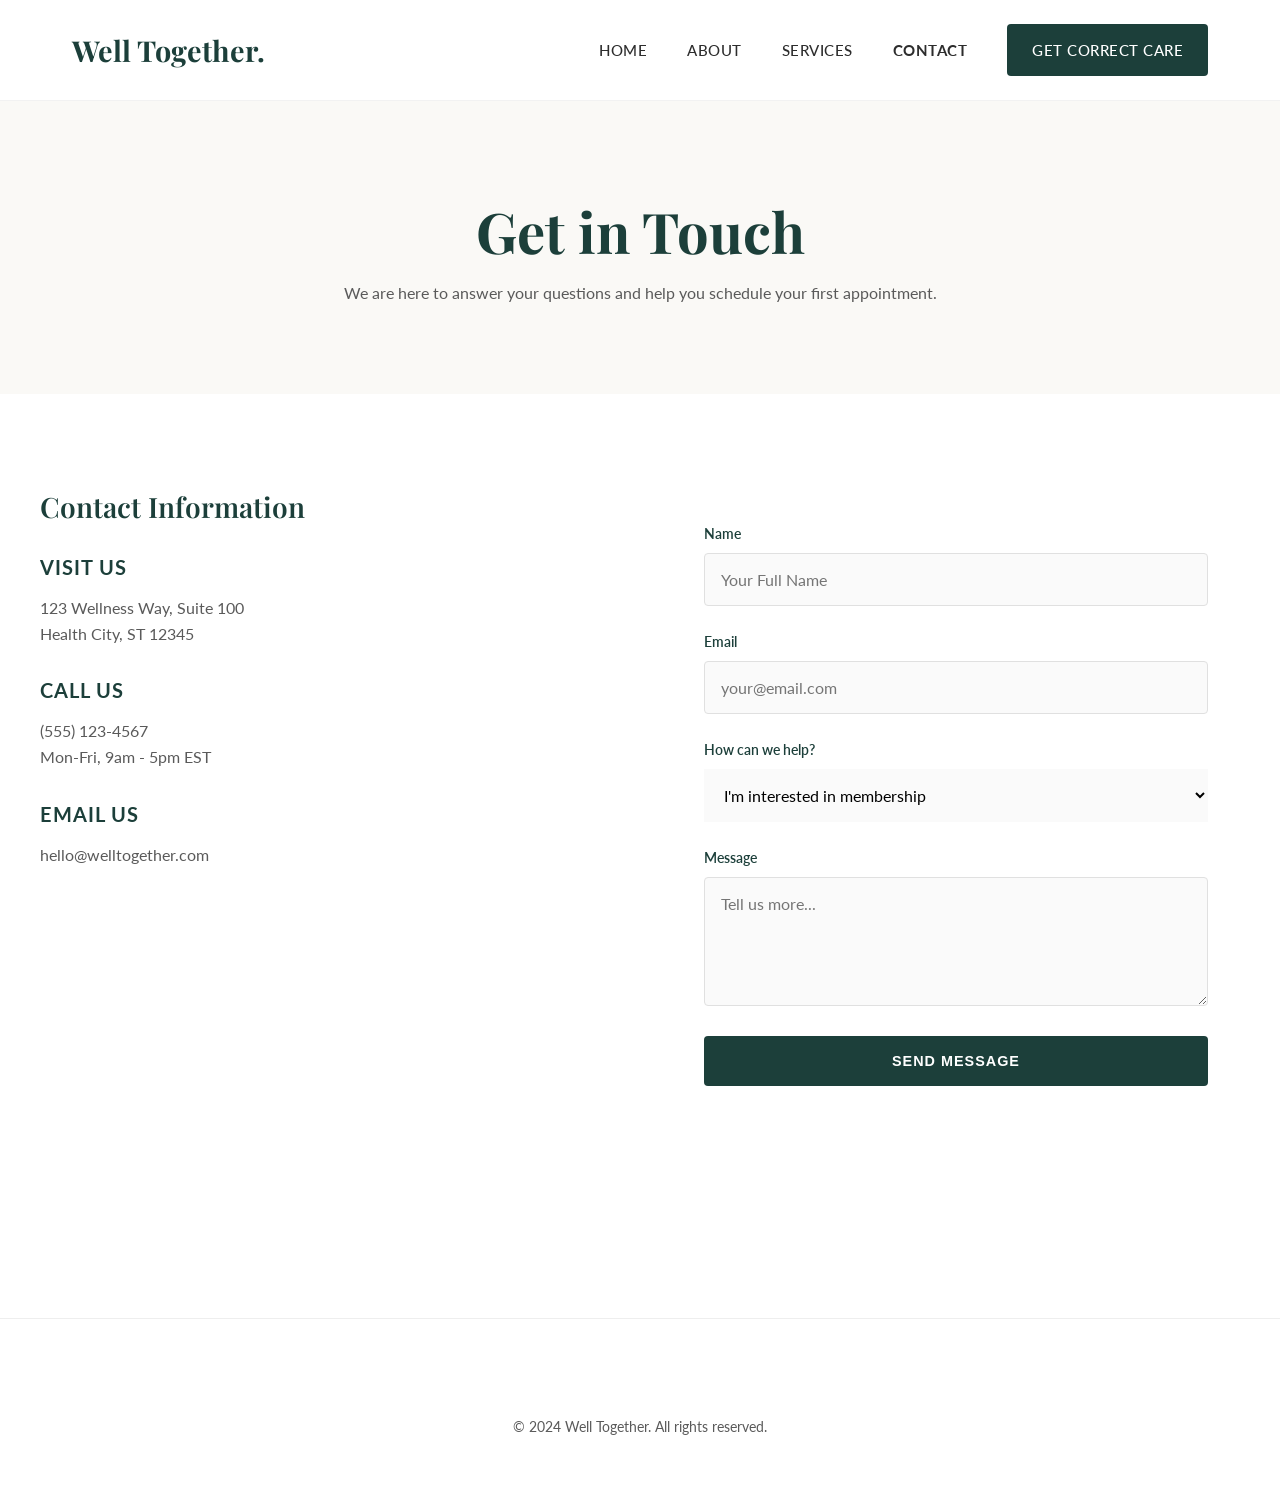
<file: contact.html>
<!DOCTYPE html>
<html lang="en">

<head>
    <meta charset="UTF-8">
    <meta name="viewport" content="width=device-width, initial-scale=1.0">
    <title>Contact Us | Well Together</title>
    <link rel="stylesheet" href="style.css">
    <link rel="stylesheet" href="https://cdnjs.cloudflare.com/ajax/libs/font-awesome/6.0.0/css/all.min.css">
</head>

<body>

    <!-- Navigation -->
    <nav class="navbar">
        <div class="container nav-container">
            <a href="index.html" class="logo">Well Together<span style="color:var(--color-secondary);">.</span></a>

            <div class="mobile-toggle" id="mobile-toggle">
                <i class="fas fa-bars"></i>
            </div>

            <ul class="nav-links" id="nav-links">
                <li><a href="index.html">Home</a></li>
                <li><a href="about.html">About</a></li>
                <li><a href="services.html">Services</a></li>
                <li><a href="contact.html" style="color: var(--color-primary); font-weight: 700;">Contact</a></li>
                <li><a href="contact.html" class="btn btn-primary" style="padding: 0.8rem 1.5rem; color: white;">Get
                        Correct Care</a></li>
            </ul>
        </div>
    </nav>

    <!-- Page Header -->
    <header class="page-header">
        <div class="container">
            <h1>Get in Touch</h1>
            <p>We are here to answer your questions and help you schedule your first appointment.</p>
        </div>
    </header>

    <!-- Contact Content -->
    <section class="section container">
        <div style="display: grid; grid-template-columns: 1fr 1fr; gap: 4rem;">

            <!-- Contact Info -->
            <div>
                <h3 style="margin-bottom: 2rem;">Contact Information</h3>

                <div style="margin-bottom: 2rem;">
                    <h4>Visit Us</h4>
                    <p>123 Wellness Way, Suite 100<br>Health City, ST 12345</p>
                </div>

                <div style="margin-bottom: 2rem;">
                    <h4>Call Us</h4>
                    <p>(555) 123-4567<br>Mon-Fri, 9am - 5pm EST</p>
                </div>

                <div style="margin-bottom: 2rem;">
                    <h4>Email Us</h4>
                    <p>hello@welltogether.com</p>
                </div>
            </div>

            <!-- Enhanced Contact Form -->
            <div class="form-wrapper"
                style="background-color: var(--color-white); padding: 2rem; border-radius: var(--border-radius-card); border: 1px solid var(--color-border); box-shadow: var(--shadow-soft);">
                <form id="contact-form">
                    <div>
                        <label for="name">Name</label>
                        <input type="text" id="name" placeholder="Your Full Name" required>
                    </div>
                    <div>
                        <label for="email">Email</label>
                        <input type="email" id="email" placeholder="your@email.com" required>
                    </div>
                    <div>
                        <label for="subject">How can we help?</label>
                        <select id="subject"
                            style="width: 100%; padding: 1rem; border: 1px solid var(--color-border); border-radius: var(--border-radius-btn); background-color: #fafafa; margin-bottom: 1.5rem;">
                            <option>I'm interested in membership</option>
                            <option>I have a question about services</option>
                            <option>Billing support</option>
                            <option>Other</option>
                        </select>
                    </div>
                    <div>
                        <label for="message">Message</label>
                        <textarea id="message" rows="5" placeholder="Tell us more..." required></textarea>
                    </div>
                    <button type="submit" class="btn btn-primary" style="width: 100%;">Send Message</button>
                    <div id="form-message"
                        style="margin-top: 1rem; text-align: center; color: var(--color-primary); font-weight: bold; min-height: 1.5rem;">
                    </div>
                </form>
            </div>
        </div>
    </section>

    <footer class="section"
        style="padding-bottom: 2rem; background-color: var(--color-bg); border-top: 1px solid #eee;">
        <div class="container text-center">
            <p style="font-size: 0.9rem; color: var(--color-text-light);">© 2024 Well Together. All rights reserved.</p>
        </div>
    </footer>

    <script src="script.js"></script>
</body>

</html>
</file>
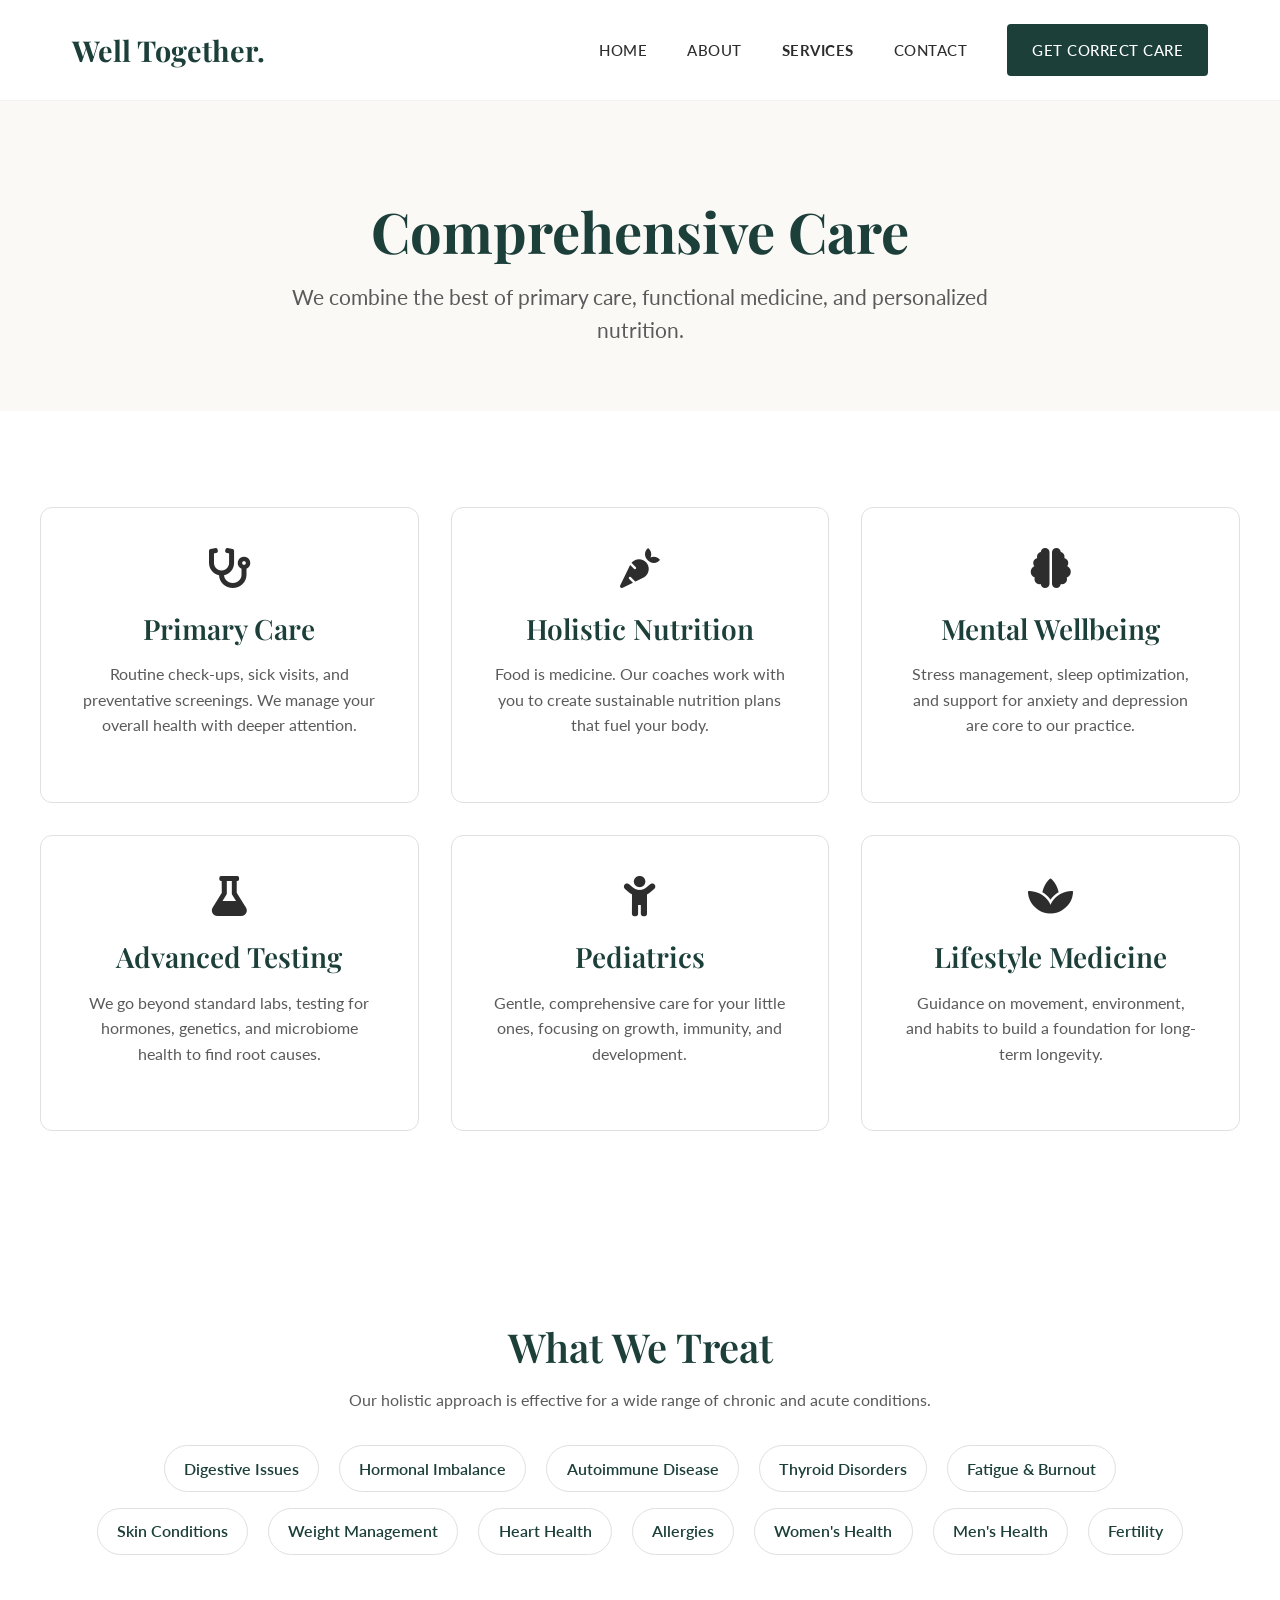
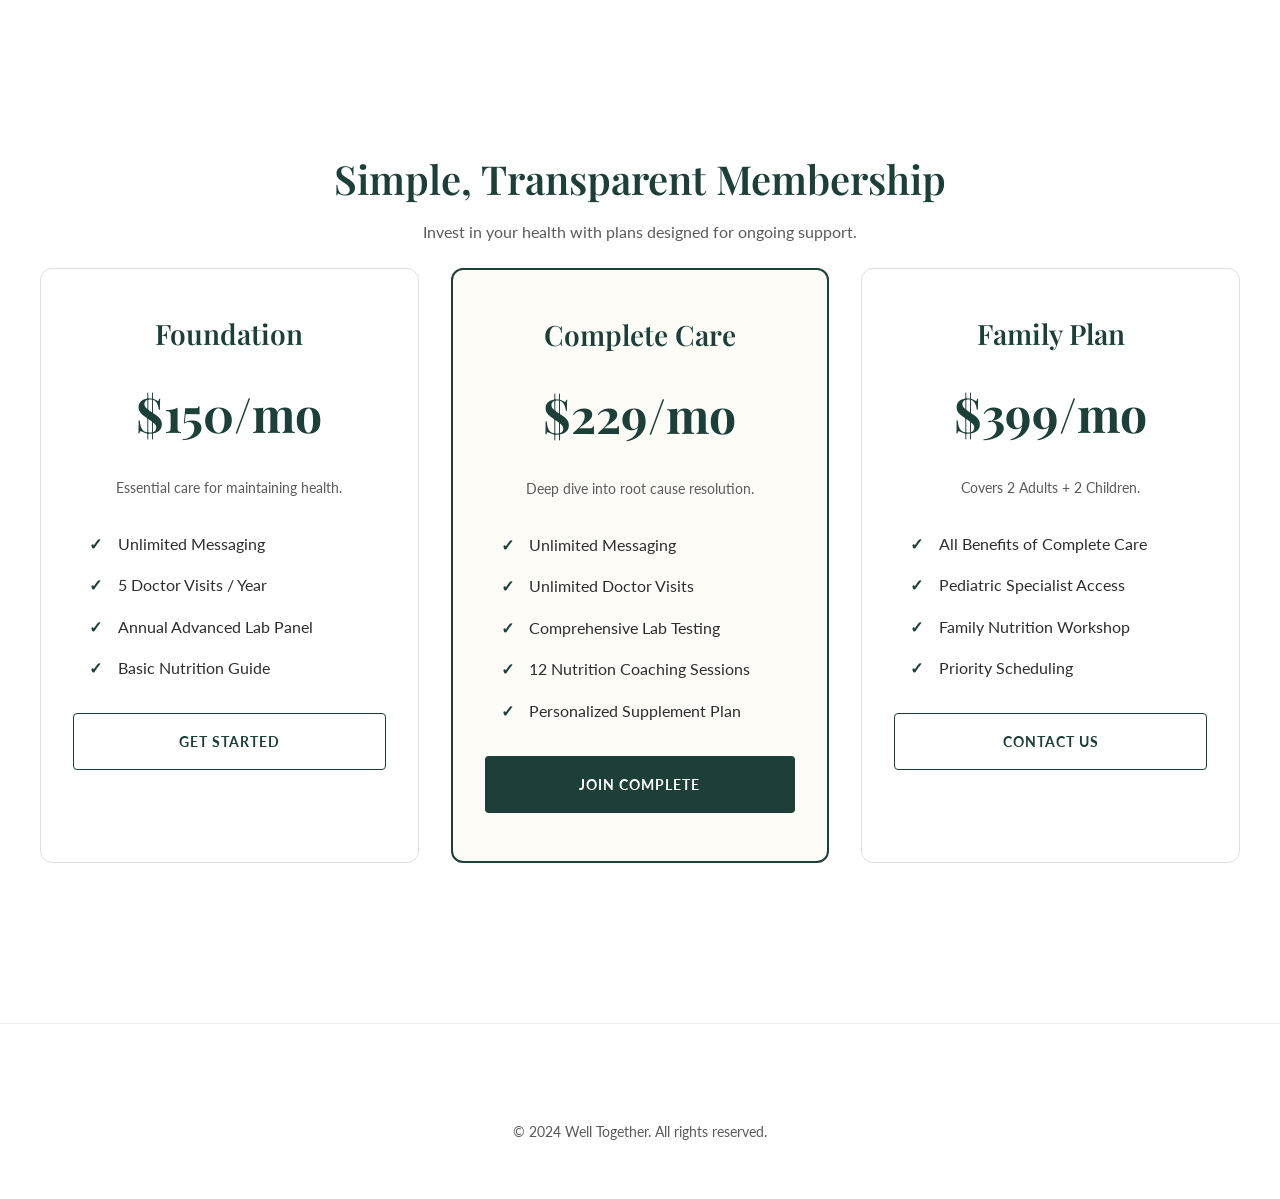
<file: services.html>
<!DOCTYPE html>
<html lang="en">

<head>
    <meta charset="UTF-8">
    <meta name="viewport" content="width=device-width, initial-scale=1.0">
    <title>Services & Pricing | Well Together</title>
    <link rel="stylesheet" href="style.css">
    <link rel="stylesheet" href="https://cdnjs.cloudflare.com/ajax/libs/font-awesome/6.0.0/css/all.min.css">
</head>

<body>

    <!-- Navigation -->
    <nav class="navbar">
        <div class="container nav-container">
            <a href="index.html" class="logo">Well Together<span style="color:var(--color-secondary);">.</span></a>

            <div class="mobile-toggle" id="mobile-toggle">
                <i class="fas fa-bars"></i>
            </div>

            <ul class="nav-links" id="nav-links">
                <li><a href="index.html">Home</a></li>
                <li><a href="about.html">About</a></li>
                <li><a href="services.html" style="color: var(--color-primary); font-weight: 700;">Services</a></li>
                <li><a href="contact.html">Contact</a></li>
                <li><a href="contact.html" class="btn btn-primary" style="padding: 0.8rem 1.5rem; color: white;">Get
                        Correct Care</a></li>
            </ul>
        </div>
    </nav>

    <!-- Page Header (Unified Style) -->
    <header class="page-header">
        <div class="container">
            <h1>Comprehensive Care</h1>
            <p style="max-width: 700px; margin: 0 auto; font-size: 1.3rem;">We combine the best of primary care,
                functional medicine, and personalized nutrition.</p>
        </div>
    </header>

    <!-- Services Grid -->
    <section class="section container">
        <div class="card-grid"> <!-- Use polished card-grid -->
            <div class="content-card" style="text-align: center;">
                <i class="fas fa-stethoscope"
                    style="font-size: 2.5rem; color: var(--color-primary); margin-bottom: 1.5rem;"></i>
                <h3>Primary Care</h3>
                <p>Routine check-ups, sick visits, and preventative screenings. We manage your overall health with
                    deeper attention.</p>
            </div>
            <div class="content-card" style="text-align: center;">
                <i class="fas fa-carrot"
                    style="font-size: 2.5rem; color: var(--color-primary); margin-bottom: 1.5rem;"></i>
                <h3>Holistic Nutrition</h3>
                <p>Food is medicine. Our coaches work with you to create sustainable nutrition plans that fuel your
                    body.</p>
            </div>
            <div class="content-card" style="text-align: center;">
                <i class="fas fa-brain"
                    style="font-size: 2.5rem; color: var(--color-primary); margin-bottom: 1.5rem;"></i>
                <h3>Mental Wellbeing</h3>
                <p>Stress management, sleep optimization, and support for anxiety and depression are core to our
                    practice.</p>
            </div>
            <div class="content-card" style="text-align: center;">
                <i class="fas fa-flask"
                    style="font-size: 2.5rem; color: var(--color-primary); margin-bottom: 1.5rem;"></i>
                <h3>Advanced Testing</h3>
                <p>We go beyond standard labs, testing for hormones, genetics, and microbiome health to find root
                    causes.</p>
            </div>
            <div class="content-card" style="text-align: center;">
                <i class="fas fa-child"
                    style="font-size: 2.5rem; color: var(--color-primary); margin-bottom: 1.5rem;"></i>
                <h3>Pediatrics</h3>
                <p>Gentle, comprehensive care for your little ones, focusing on growth, immunity, and development.</p>
            </div>
            <div class="content-card" style="text-align: center;">
                <i class="fas fa-spa"
                    style="font-size: 2.5rem; color: var(--color-primary); margin-bottom: 1.5rem;"></i>
                <h3>Lifestyle Medicine</h3>
                <p>Guidance on movement, environment, and habits to build a foundation for long-term longevity.</p>
            </div>
        </div>
    </section>

    <!-- What We Treat (Pills) -->
    <section class="section" style="background-color: var(--color-white);">
        <div class="container text-center">
            <h2>What We Treat</h2>
            <p>Our holistic approach is effective for a wide range of chronic and acute conditions.</p>

            <div class="pill-grid">
                <div class="pill">Digestive Issues</div>
                <div class="pill">Hormonal Imbalance</div>
                <div class="pill">Autoimmune Disease</div>
                <div class="pill">Thyroid Disorders</div>
                <div class="pill">Fatigue & Burnout</div>
                <div class="pill">Skin Conditions</div>
                <div class="pill">Weight Management</div>
                <div class="pill">Heart Health</div>
                <div class="pill">Allergies</div>
                <div class="pill">Women's Health</div>
                <div class="pill">Men's Health</div>
                <div class="pill">Fertility</div>
            </div>
        </div>
    </section>

    <!-- Membership Pricing -->
    <section class="section container">
        <div class="text-center">
            <h2>Simple, Transparent Membership</h2>
            <p>Invest in your health with plans designed for ongoing support.</p>
        </div>

        <div class="pricing-grid">
            <!-- Basic -->
            <div class="pricing-card">
                <h3>Foundation</h3>
                <div class="price">$150<span class="per-month">/mo</span></div>
                <p style="font-size: 0.9rem; margin-bottom: 2rem;">Essential care for maintaining health.</p>
                <ul class="pricing-features">
                    <li>Unlimited Messaging</li>
                    <li>5 Doctor Visits / Year</li>
                    <li>Annual Advanced Lab Panel</li>
                    <li>Basic Nutrition Guide</li>
                </ul>
                <a href="contact.html" class="btn btn-outline" style="width: 100%;">Get Started</a>
            </div>

            <!-- Complete (Featured) -->
            <div class="pricing-card featured">
                <div
                    style="background-color: var(--color-secondary); color: white; padding: 5px 0; font-size: 0.8rem; font-weight: bold; position: absolute; top: 0; left: 0; width: 100%;">
                    MOST POPULAR</div>
                <h3>Complete Care</h3>
                <div class="price">$229<span class="per-month">/mo</span></div>
                <p style="font-size: 0.9rem; margin-bottom: 2rem;">Deep dive into root cause resolution.</p>
                <ul class="pricing-features">
                    <li>Unlimited Messaging</li>
                    <li>Unlimited Doctor Visits</li>
                    <li>Comprehensive Lab Testing</li>
                    <li>12 Nutrition Coaching Sessions</li>
                    <li>Personalized Supplement Plan</li>
                </ul>
                <a href="contact.html" class="btn btn-primary" style="width: 100%;">Join Complete</a>
            </div>

            <!-- Family -->
            <div class="pricing-card">
                <h3>Family Plan</h3>
                <div class="price">$399<span class="per-month">/mo</span></div>
                <p style="font-size: 0.9rem; margin-bottom: 2rem;">Covers 2 Adults + 2 Children.</p>
                <ul class="pricing-features">
                    <li>All Benefits of Complete Care</li>
                    <li>Pediatric Specialist Access</li>
                    <li>Family Nutrition Workshop</li>
                    <li>Priority Scheduling</li>
                </ul>
                <a href="contact.html" class="btn btn-outline" style="width: 100%;">Contact Us</a>
            </div>
        </div>
    </section>

    <footer class="section"
        style="padding-bottom: 2rem; background-color: var(--color-bg); border-top: 1px solid #eee;">
        <div class="container text-center">
            <p style="font-size: 0.9rem; color: var(--color-text-light);">© 2024 Well Together. All rights reserved.</p>
        </div>
    </footer>

    <script src="script.js"></script>
</body>

</html>
</file>
<file: style.css>
@import url('https://fonts.googleapis.com/css2?family=Lato:wght@300;400;700&family=Playfair+Display:ital,wght@0,400;0,600;0,700;1,400&display=swap');

:root {
    --primary: #1C3F3A;
    --primary-hover: #2A5A52;
    --sage: #C8D5B9;
    --cream: #FAF9F6;
    
    --text-main: #2D2D2D;
    --text-muted: #5A5A5A;
    --border: #E0E0E0;
    
    --radius: 12px;
    --font-serif: 'Playfair Display', serif;
    --font-sans: 'Lato', sans-serif;
    
    --shadow: 0 10px 40px rgba(0, 0, 0, 0.05);
    --shadow-hover: 0 15px 50px rgba(0, 0, 0, 0.08);
}

* {
    margin: 0;
    padding: 0;
    box-sizing: border-box;
}

body {
    font-family: var(--font-sans);
    background: #fff;
    color: var(--text-main);
    line-height: 1.6;
    -webkit-font-smoothing: antialiased;
}

img {
    max-width: 100%;
    display: block;
}

h1, h2, h3, h4, h5 {
    font-family: var(--font-serif);
    color: var(--primary);
    line-height: 1.2;
    margin-bottom: 1rem;
}

h1 { font-size: 3.5rem; font-weight: 700; }
h2 { font-size: 2.5rem; font-weight: 600; }
h3 { font-size: 1.75rem; font-weight: 600; }

h4 {
    font-size: 1.25rem;
    font-family: var(--font-sans);
    font-weight: 700;
    text-transform: uppercase;
    letter-spacing: 1px;
}

p {
    margin-bottom: 1.5rem;
    color: var(--text-muted);
}

.text-center { text-align: center; }

.container { 
    max-width: 1200px; 
    margin: 0 auto; 
    padding: 0 2rem; 
}

.section { padding: 6rem 0; }

.navbar {
    background: #fff;
    padding: 1.5rem 0;
    position: sticky;
    top: 0;
    z-index: 1000;
    border-bottom: 1px solid rgba(0,0,0,0.05);
}

.nav-container {
    display: flex;
    justify-content: space-between;
    align-items: center;
}

.logo {
    font-family: var(--font-serif);
    font-size: 1.8rem;
    font-weight: 700;
    color: var(--primary);
    text-decoration: none;
}

.nav-links {
    display: flex;
    gap: 2.5rem;
    list-style: none;
    align-items: center;
}

.nav-links a {
    text-decoration: none;
    color: var(--text-main);
    font-weight: 500;
    font-size: 0.95rem;
    text-transform: uppercase;
    letter-spacing: 0.5px;
    transition: color 0.3s ease;
}

.nav-links a:hover,
.nav-links a.active {
    color: var(--primary);
}

.mobile-toggle {
    display: none;
    font-size: 1.5rem;
    cursor: pointer;
    color: var(--primary);
}

.btn {
    display: inline-block;
    padding: 1rem 2rem;
    border-radius: 4px;
    text-decoration: none;
    font-weight: 700;
    text-transform: uppercase;
    letter-spacing: 1px;
    transition: all 0.3s ease;
    cursor: pointer;
    text-align: center;
    border: 1px solid transparent;
    font-size: 0.9rem;
}

.btn-primary {
    background: var(--primary);
    color: #fff;
}

.btn-primary:hover {
    background: var(--primary-hover);
    transform: translateY(-2px);
    box-shadow: 0 5px 15px rgba(28, 63, 58, 0.2);
}

.btn-outline {
    background: transparent;
    border-color: var(--primary);
    color: var(--primary);
}

.btn-outline:hover {
    background: var(--primary);
    color: #fff;
}

input, textarea, select {
    width: 100%;
    padding: 1rem;
    margin-bottom: 1.5rem;
    border: 1px solid var(--border);
    border-radius: 4px;
    font-family: var(--font-sans);
    font-size: 1rem;
    background: #fafafa;
    transition: 0.3s ease;
}

input:focus, textarea:focus {
    outline: none;
    border-color: var(--primary);
    background: #fff;
}

label {
    display: block;
    margin-bottom: 0.5rem;
    font-weight: 600;
    color: var(--primary);
    font-size: 0.9rem;
}

.hero {
    display: flex;
    align-items: center;
    gap: 4rem;
    background: var(--cream);
}

.hero-image img { border-radius: var(--radius); }

.card-grid, .pricing-grid, .features-grid, .stats-grid {
    display: grid;
    grid-template-columns: repeat(3, 1fr);
    gap: 2rem;
}

.content-card, .feature-card {
    background: #fff;
    padding: 2.5rem;
    border: 1px solid var(--border);
    border-radius: var(--radius);
    transition: all 0.3s ease;
}

.content-card:hover, .feature-card:hover {
    box-shadow: var(--shadow-hover);
    transform: translateY(-5px);
    border-color: transparent;
}

.link-arrow {
    display: inline-flex;
    align-items: center;
    gap: 0.5rem;
    color: var(--primary);
    font-weight: 700;
    text-decoration: none;
    margin-top: 1rem;
    transition: gap 0.3s ease;
}

.link-arrow:hover { gap: 0.8rem; }

.step-grid {
    display: grid;
    grid-template-columns: repeat(3, 1fr);
    gap: 3rem;
    margin-top: 3rem;
}

.step-number {
    width: 60px; height: 60px;
    background: var(--sage);
    color: var(--primary);
    border-radius: 50%;
    font-family: var(--font-serif);
    font-size: 1.5rem;
    font-weight: 700;
    display: flex;
    align-items: center;
    justify-content: center;
    margin: 0 auto 1.5rem;
}

.category-grid {
    display: grid;
    grid-template-columns: repeat(auto-fit, minmax(160px, 1fr));
    gap: 1.5rem;
}

.category-card {
    background: #fff;
    padding: 2rem 1rem;
    border: 1px solid var(--border);
    border-radius: var(--radius);
    text-align: center;
    text-decoration: none;
    display: flex;
    flex-direction: column;
    align-items: center;
    gap: 1rem;
    transition: all 0.3s ease;
}

.category-card:hover {
    border-color: var(--primary);
    background: var(--primary);
}

.category-card i { font-size: 1.8rem; color: var(--primary); }
.category-card h4 { margin: 0; color: var(--text-main); }

.category-card:hover i,
.category-card:hover h4 { color: #fff; }

.pricing-card {
    background: #fff;
    padding: 3rem 2rem;
    border-radius: var(--radius);
    border: 1px solid var(--border);
    text-align: center;
    transition: all 0.3s ease;
}

.pricing-card:hover {
    transform: translateY(-5px);
    box-shadow: var(--shadow-hover);
}

.pricing-card.featured {
    border: 2px solid var(--primary);
    background: #FDFCF7;
}

.price {
    font-family: var(--font-serif);
    font-size: 3rem;
    color: var(--primary);
    font-weight: 700;
    margin: 1.5rem 0;
}

.pricing-features {
    list-style: none;
    margin: 2rem 0;
    text-align: left;
    padding: 0 1rem;
}

.pricing-features li {
    margin-bottom: 1rem;
    padding-left: 1.8rem;
    position: relative;
}

.pricing-features li::before {
    content: "✓";
    color: var(--primary);
    position: absolute;
    left: 0;
    font-weight: bold;
}

.pill {
    display: inline-block;
    padding: 0.6rem 1.2rem;
    border-radius: 50px;
    background: #fff;
    border: 1px solid var(--border);
    color: var(--primary);
    font-weight: 600;
    margin: 0.5rem;
}

.page-header {
    background: var(--cream);
    padding: 6rem 0 4rem;
    text-align: center;
}

footer {
    background: #F5F5F5;
    padding: 4rem 0;
    margin-top: 4rem;
    font-size: 0.9rem;
    color: var(--text-muted);
}

@media (max-width: 768px) {
    h1 { font-size: 2.5rem; }
    h2 { font-size: 2rem; }

    .hero {
        flex-direction: column-reverse;
        padding-top: 2rem;
    }

    .nav-links { display: none; }
    .mobile-toggle { display: block; }

    .card-grid, .stats-grid, .step-grid, .features-grid, .pricing-grid {
        grid-template-columns: 1fr;
        gap: 2rem;
    }

    .nav-links.active {
        display: flex;
        flex-direction: column;
        position: absolute;
        top: 100%; left: 0; right: 0;
        background: #fff;
        padding: 2rem;
        box-shadow: var(--shadow);
    }
}
</file>
